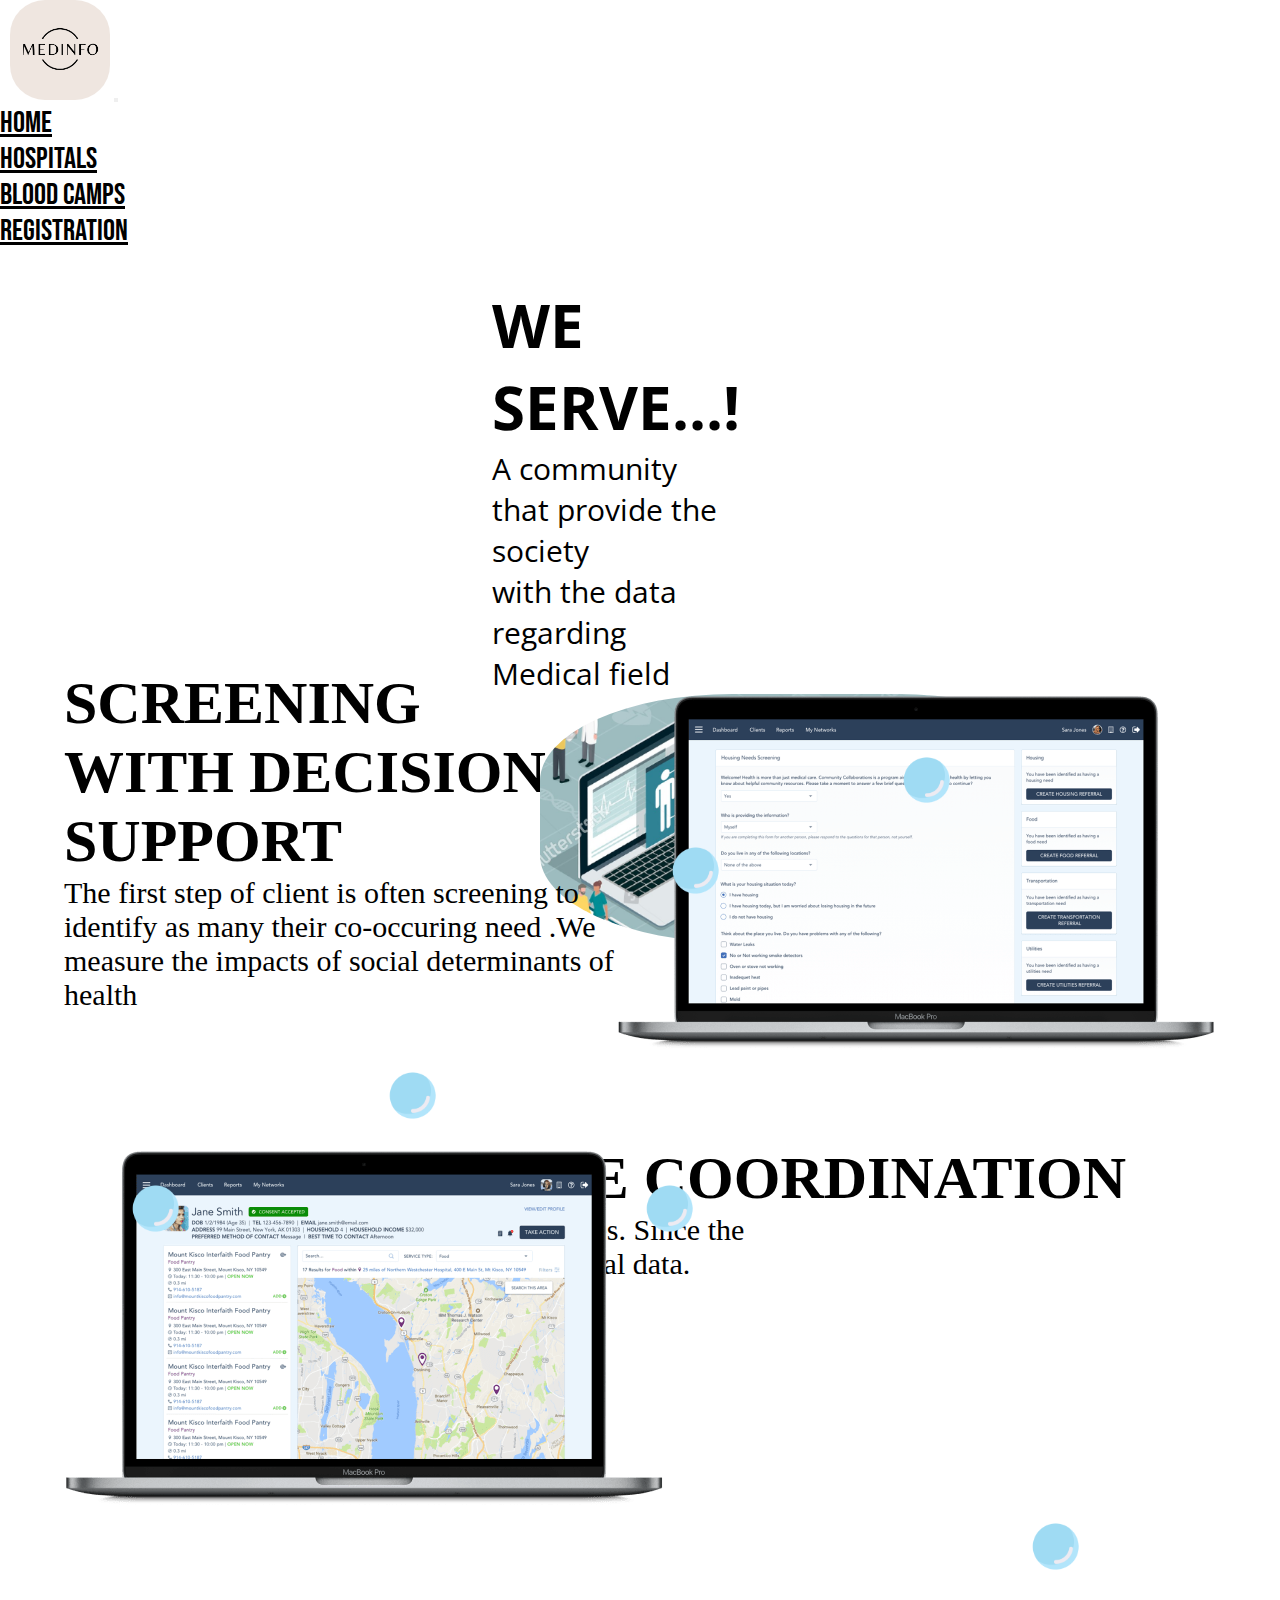
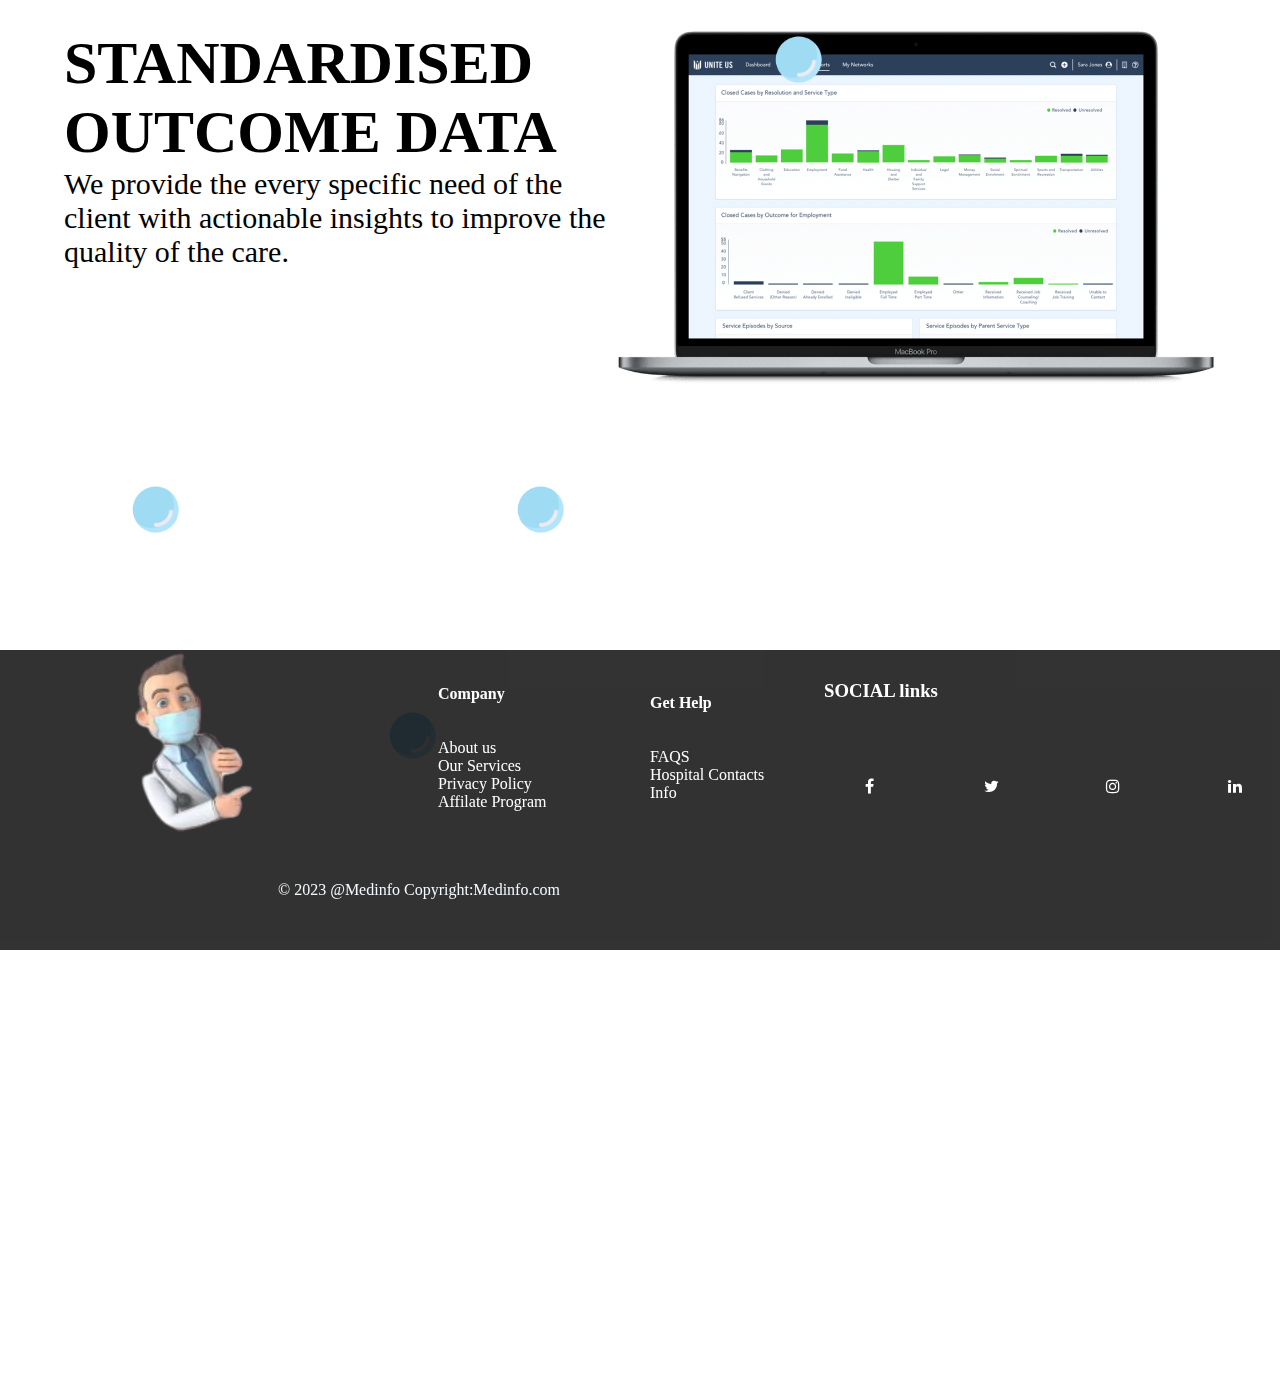
<file: index.html>
<html lang="en">
<head>
    <meta charset="UTF-8">
    <meta http-equiv="X-UA-Compatible" content="IE=edge">
    <meta name="viewport" content="width=device-width, initial-scale=1.0">
    <title>MedInfo</title>
    <link rel="icon" href="img.jpeg">
    <link rel="stylesheet" href="index.css">
    
    <link href="https://cdn.jsdelivr.net/npm/bootstrap@5.1.3/dist/css/bootstrap.min.css" rel="stylesheet" integrity="sha384-1BmE4kWBq78iYhFldvKuhfTAU6auU8tT94WrHftjDbrCEXSU1oBoqyl2QvZ6jIW3" crossorigin="anonymous">
    <link rel="preconnect" href="https://fonts.googleapis.com">
    <link rel="preconnect" href="https://fonts.gstatic.com" crossorigin>
    <link rel="preconnect" href="https://fonts.googleapis.com">
    <link rel="preconnect" href="https://fonts.gstatic.com" crossorigin>
    <link href="https://fonts.googleapis.com/css2?family=Bebas+Neue&family=Sacramento&family=Syncopate&display=swap" rel="stylesheet">
    <link rel="preconnect" href="https://fonts.googleapis.com">
    <link rel="preconnect" href="https://fonts.gstatic.com" crossorigin>
    <link href="https://fonts.googleapis.com/css2?family=Bebas+Neue&family=Open+Sans:wght@600&family=Sacramento&family=Syncopate&display=swap" rel="stylesheet">
    <link rel="preconnect" href="https://fonts.googleapis.com">
    <link rel="preconnect" href="https://fonts.gstatic.com" crossorigin>
    <link href="https://fonts.googleapis.com/css2?family=Bebas+Neue&family=Open+Sans:wght@600;700&family=Sacramento&family=Syncopate&display=swap" rel="stylesheet">
    <link rel="stylesheet" href="https://cdnjs.cloudflare.com/ajax/libs/font-awesome/4.7.0/css/font-awesome.min.css">

</head>
<body>
  
  <header class="main-header">
  
      <nav class="navbar navbar-expand-lg navbar-light bg-light">
        <div class="container-fluid">
          <a1 class="navbar-brand" href="#"><img src="Medinfo.png" class="img2" width="100px"></a1>
        <button class="navbar-toggler" type="button" data-toggle="collapse" data-target="#navbarSupportedContent" aria-controls="navbarSupportedContent" aria-expanded="false" aria-label="Toggle navigation">
          <span class="navbar-toggler-icon"></span>
        </button>   
      
        <div class="collapse navbar-collapse" id="navbarSupportedContent">
          <ul class="navbar-nav mr-auto">
            <li class="nav-item active">
              <a class="nav-link" href="#">Home</a>
            </li>
            <li class="nav-item">
              <a class="nav-link" href="hospital.html">Hospitals</a>
            </li>
        
            <li class="nav-item">
              <a class="nav-link" href="bloodcamp.html">Blood Camps</a>
            </li>
            <li class="nav-item">
              <a class="nav-link" href="dbms.html">Registration</a>
            </li>
          </ul>
          <div class="search">
          
          </div>
          
        </div>
      </nav>
      <div class="container">
        <div class="intro">
        <h1>WE </h1>
        <h1>SERVE...!</h1>
        <p1>A community that provide the society</p1> 
        <br>
        <p1>with the data regarding Medical field</p1>
        
        </div>
        <div class="img2">
          <img src="img2.png" class="img2" width="550px">
        </div>
         
      </div>
      <div class="container2">
        <div class="item1">
          <img src="img3.png">
          

        </div>
        <div class="item2">
          <h1>SCREENING WITH DECISION SUPPORT</h1>
          <p1>The first step of client is often screening to identify as many their co-occuring need .We measure the impacts of social determinants of health</p1>

        </div>
      </div>
      <div class="container3">
        <div class="item3">
          <img src="img4.png">

        </div>
        <div class="item4">
          <h1>SECURE CARE COORDINATION</h1>
          <p1>Go beyond searching for resources. Since the</p1><br>
          <p1>platform is embedded with hospital data.</p1>
          
          

        </div>
      </div>
      <div class="container4">
        <div class="item5">
          <img src="img5.png" class="img5">

        </div>
        <div class="item6">
          <h1>STANDARDISED OUTCOME DATA</h1>
          <p1>We provide the every specific need of the client with actionable insights to improve the quality of the care. </p1>

        </div>
      </div>
      <div class="animation-area">
        <div class="box-area">
          <div><img src="bubbles.png" width="50px"></div>
          <div><img src="bubbles.png" width="50px"></div>
          <div><img src="bubbles.png" width="50px"></div>
          <div><img src="bubbles.png" width="50px"></div>
          <div><img src="bubbles.png" width="50px"></div>
          <div><img src="bubbles.png" width="50px"></div>
          <div><img src="bubbles.png" width="50px"></div>
          <div><img src="bubbles.png" width="50px"></div>
          <div><img src="bubbles.png" width="50px"></div>
          <div><img src="bubbles.png" width="50px"></div>

        </div>
     
  </header>   


    <div class="footer">
  
      
      <div class="doc1">
        <img class="doc1" src="doc1 (2).png" width="400px">
        
      </div>

       <div class="box11">
        
        <ul>
        <li><h4>Company</h4></li><br><br>
        <li><a2 href="#">About us</a2></li>
        <li><a2  href="#">Our Services</a2></li>
        <li><a2  href="#">Privacy Policy</a2></li>
        <li><a2  href="#">Affilate Program</a2></li>
      </ul>
      </div>
       <div class="box11">
        <ul>
        <li><h4>Get Help</h4></li><br><br>
        <li><a2 href="#">FAQS</a2></li>
        <li><a2  href="#">Hospital Contacts</a2></li>
        <li><a2  href="#">Info</a2></li>
       
        </ul></div>
  






      <div class="box13">



        <div class="hed">

          <a2><h3>SOCIAL links</h3></a2>

           
          </div>
          
          <div class="social-links">
           <div class="icon">
           <a href="#" class="fa fa-facebook"></a>
           </div>
           <div class="icon">
           <a href="#" class="fa fa-twitter"></a>
           </div>
           <div class="icon">
           <a href="#" class="fa fa-instagram"></a>
          </div>
           <div class="icon">
           <a href="#" class="fa fa-linkedin"></a>
          </div>
           
        
          




</div>
<div class="copyright">
  <p>© 2023 @Medinfo Copyright:Medinfo.com</p>
  
</div>



</div>





      

</body>
</html>
</file>
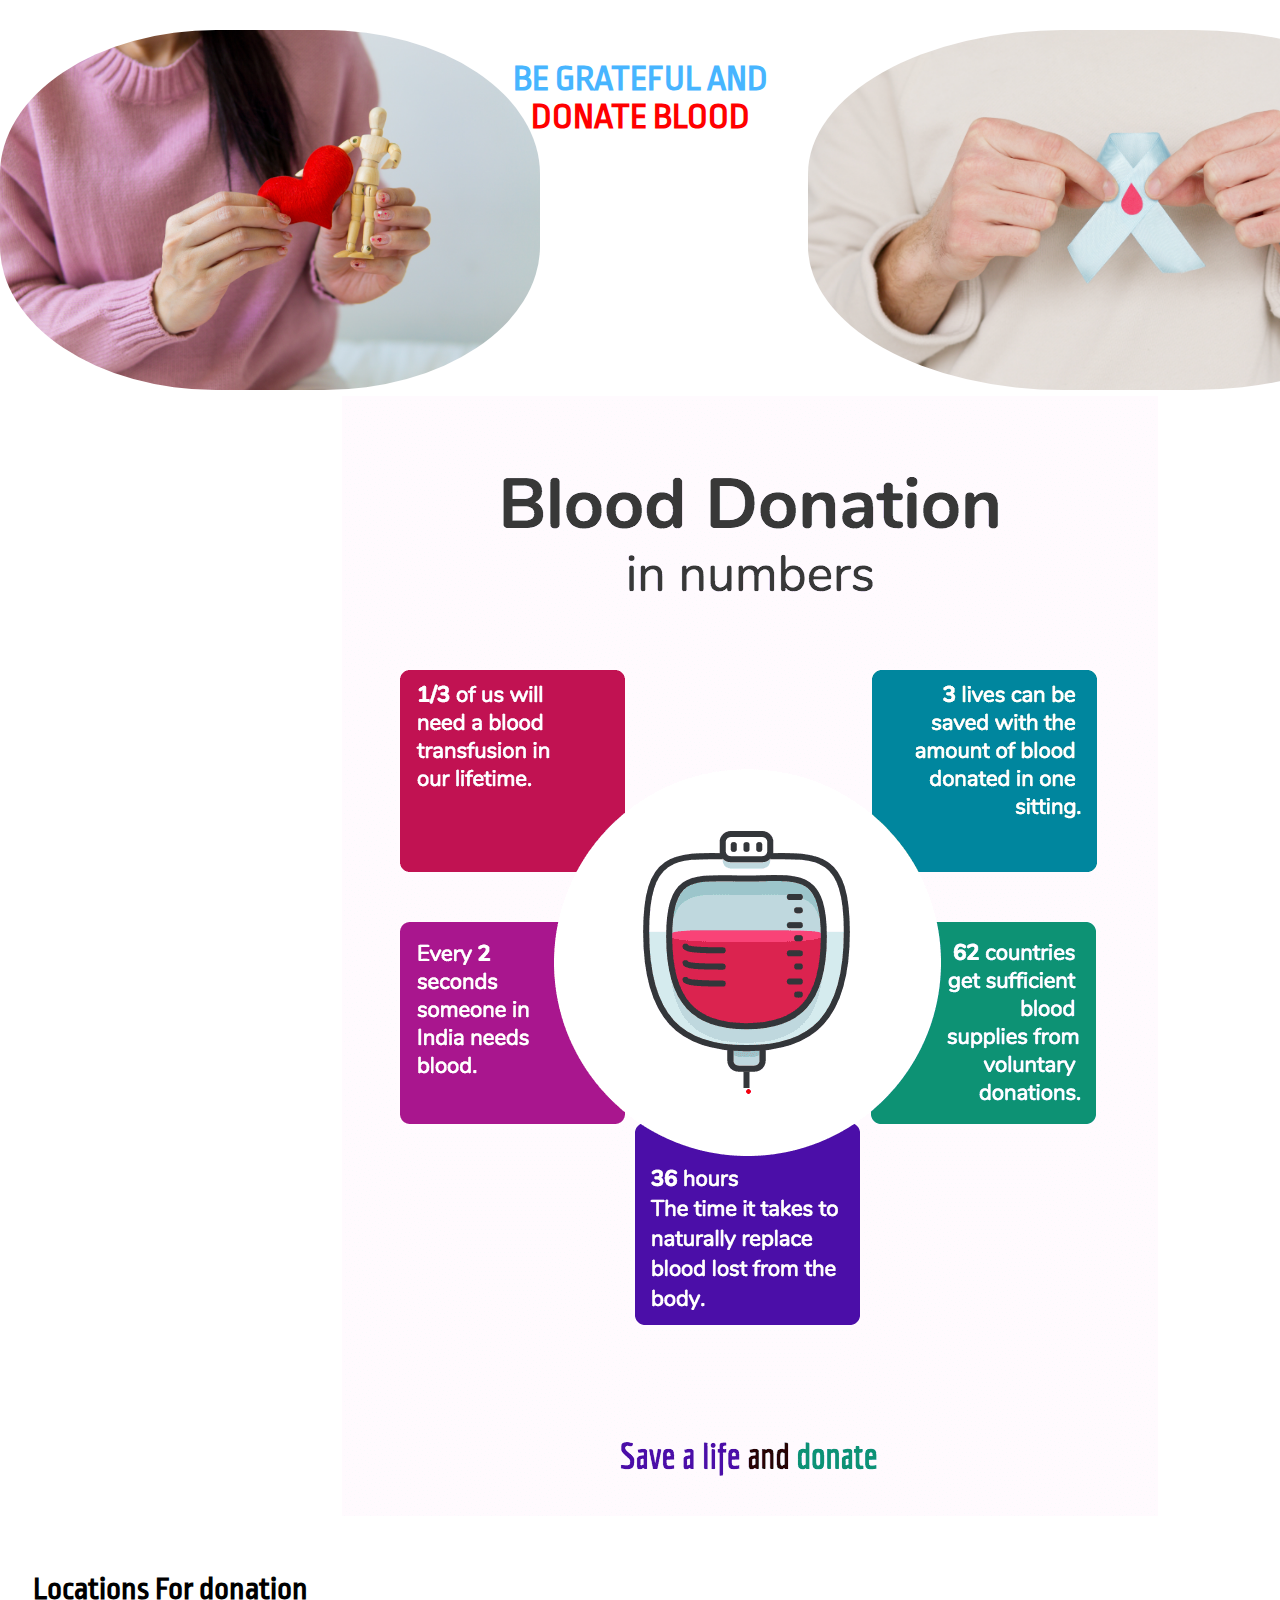
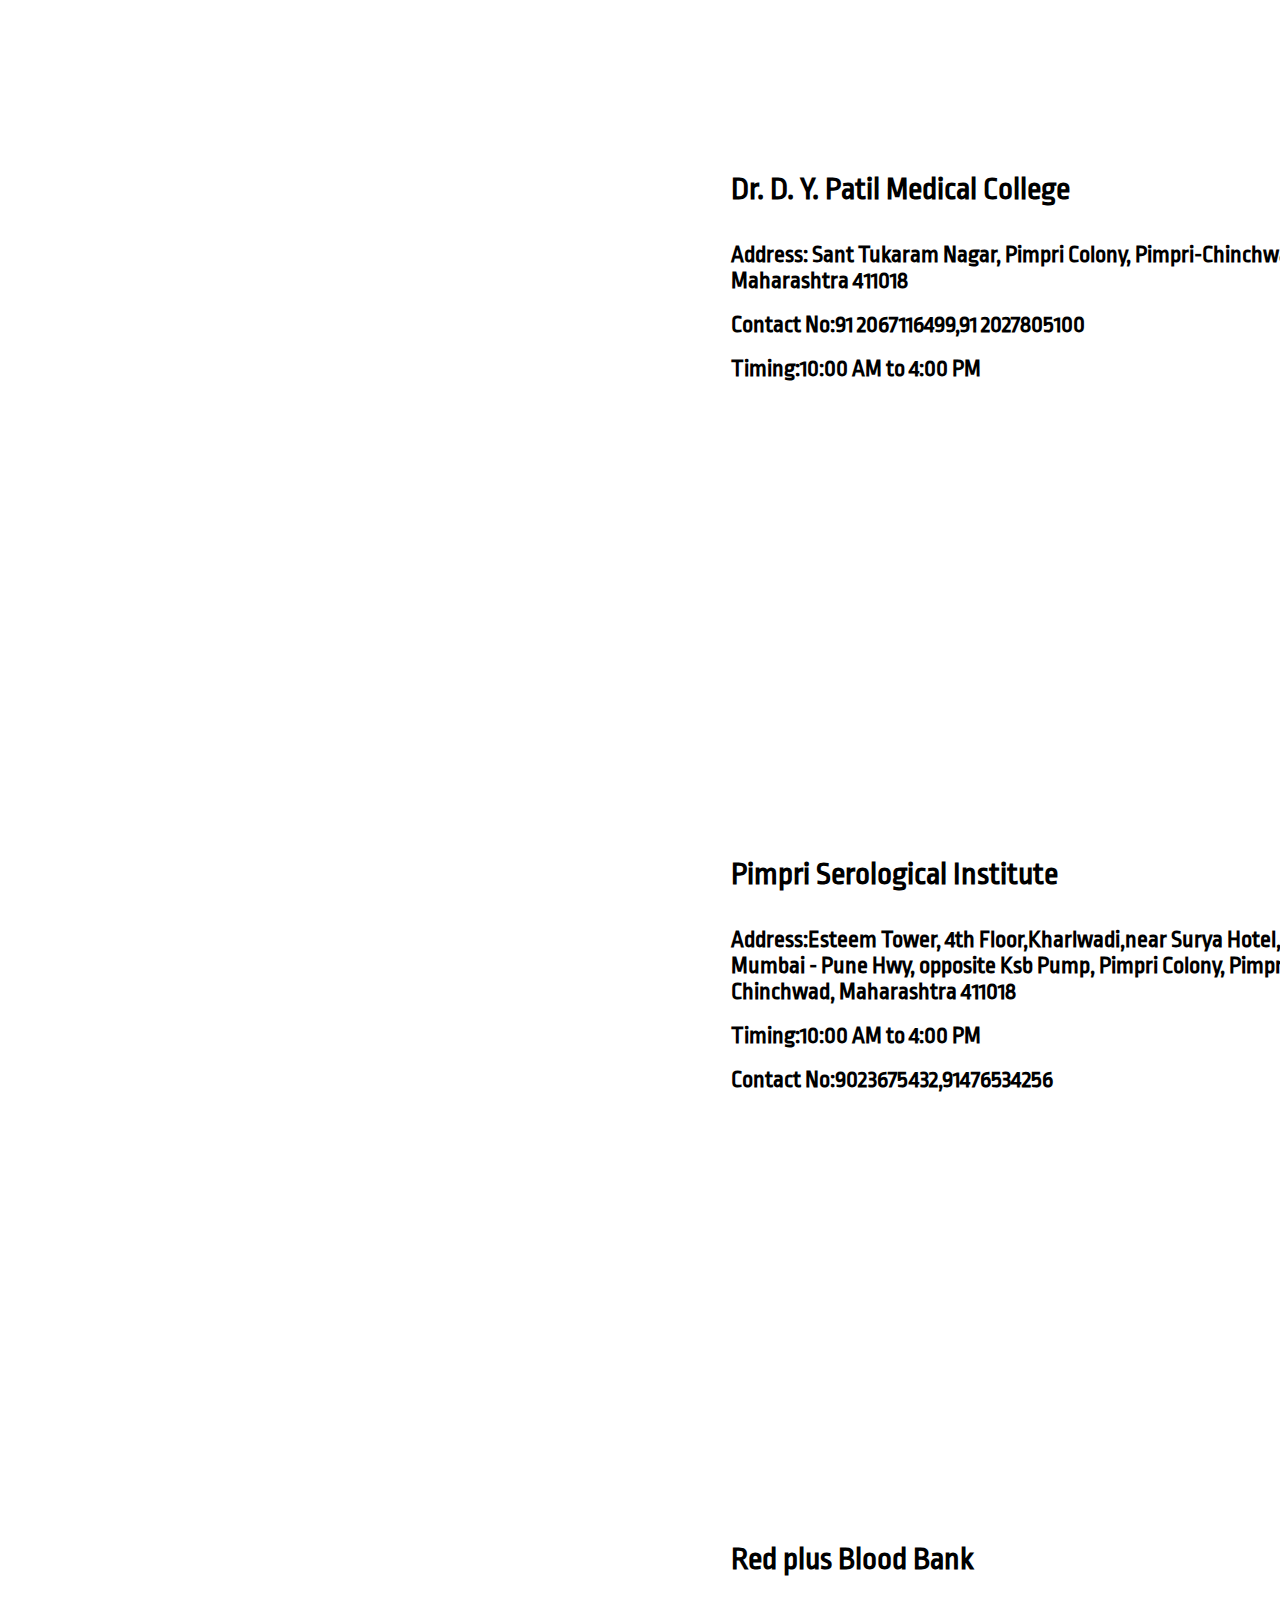
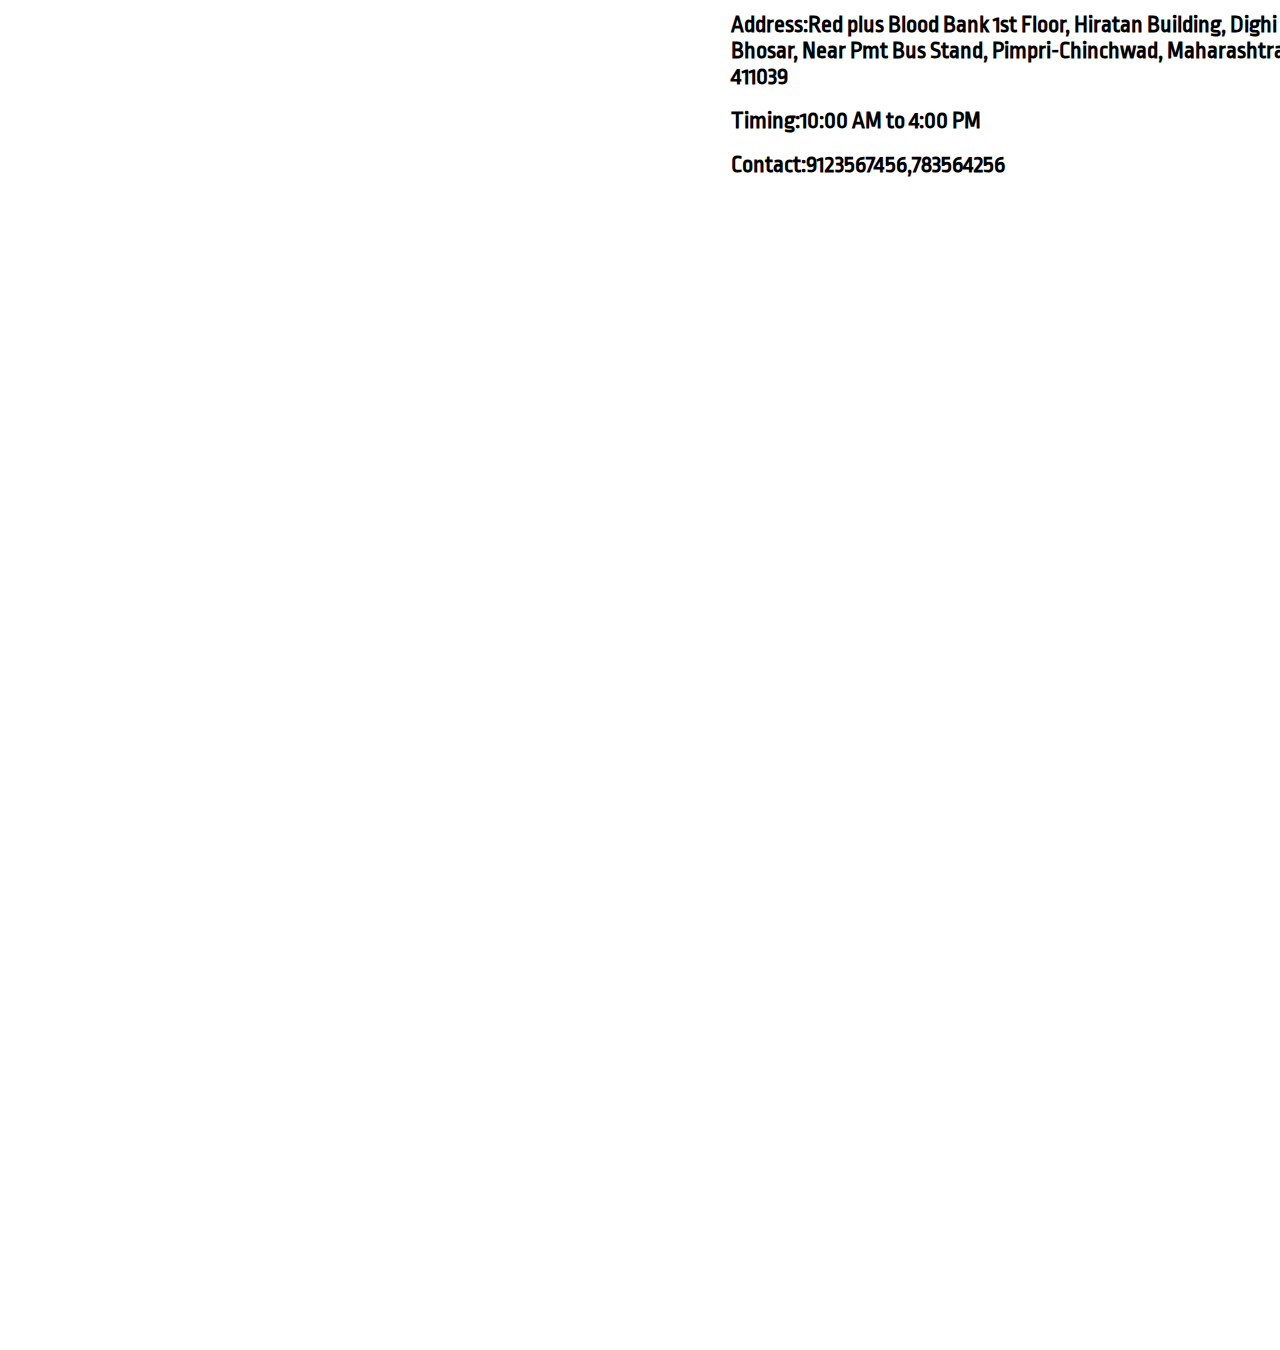
<file: bloodcamp.html>
<!DOCTYPE html>
<html lang="en">
<head>
    <meta charset="UTF-8">
    <meta http-equiv="X-UA-Compatible" content="IE=edge">
    <meta name="viewport" content="width=device-width, initial-scale=1.0">
    <link rel="stylesheet" href="bloodcamp.css">
    <link rel="preconnect" href="https://fonts.googleapis.com">
    <link rel="preconnect" href="https://fonts.gstatic.com" crossorigin>
    <link rel="preconnect" href="https://fonts.googleapis.com">
    <link rel="preconnect" href="https://fonts.gstatic.com" crossorigin>
    <link rel="preconnect" href="https://fonts.googleapis.com">
    <link rel="preconnect" href="https://fonts.gstatic.com" crossorigin>
    <link href="https://fonts.googleapis.com/css2?family=Bebas+Neue&family=Koulen&family=Ropa+Sans&display=swap" rel="stylesheet">
    <title>Blood Camp</title>
</head>
<body>
    

<div class="main">
    <div class="c1">
      <img src="blood donation4.jpg" alt="">

    </div>

    <div class="c2">

        <h1 class="f2"><center>BE GRATEFUL AND</center></h1>
        <h1 class="f1"><center>DONATE BLOOD</center></h1>
        
    </div>
    <div class="c3">
        <img src="blood donation 2.jpg">
    </div>
    
    

    
    
</div>
<div class="main2">
    <div class="c21">
        <img src="blood donation5.jpg">
    </div>
</div>
<div class="main3">
    <h1 class="font3">
        Locations For donation
    </h1>
    <div class="c31">
        <p><iframe src="https://www.google.com/maps/embed?pb=!1m18!1m12!1m3!1d3780.886132219483!2d73.81896051485876!3d18.6241906873488!2m3!1f0!2f0!3f0!3m2!1i1024!2i768!4f13.1!3m3!1m2!1s0x3bc2b8613fbc4431%3A0x121db9f8d7d29098!2sDr.%20D.%20Y.%20Patil%20Medical%20College%2C%20Hospital%20%26%20Research%20Centre!5e0!3m2!1sen!2sin!4v1657541505390!5m2!1sen!2sin" width="500" height="450" style="border:0;" allowfullscreen="" loading="lazy" referrerpolicy="no-referrer-when-downgrade"></iframe></p>
        

    </div>
    <div class="c32">
        <h1>Dr. D. Y. Patil Medical College</h1><br><br>
        <h2>
            Address: Sant Tukaram Nagar, Pimpri Colony, Pimpri-Chinchwad, Maharashtra 411018</h2><br>
            <h2>Contact No:91 2067116499,91 2027805100
        </h2><br>
        <h2>
            Timing:10:00 AM to 4:00 PM
        </h2>
        
        
        

    </div>
    <div class="c33">
        <p><iframe src="https://www.google.com/maps/embed?pb=!1m18!1m12!1m3!1d60512.51513574764!2d73.80502042477536!3d18.572587168838606!2m3!1f0!2f0!3f0!3m2!1i1024!2i768!4f13.1!3m3!1m2!1s0x3bc2b85a1773b341%3A0xa6f278f3a23f9992!2sPimpri%20Serological%20Institute%20Blood%20Center!5e0!3m2!1sen!2sin!4v1657541679499!5m2!1sen!2sin" width="500" height="450" style="border:0;" allowfullscreen="" loading="lazy" referrerpolicy="no-referrer-when-downgrade"></iframe></p>
        
        

    </div>
    <div class="c34">
        <h1>Pimpri Serological Institute</h1><br><br>
        <h2>Address:Esteem Tower, 4th Floor,Kharlwadi,near Surya Hotel, Old Mumbai - Pune Hwy, opposite Ksb Pump, Pimpri Colony, Pimpri-Chinchwad, Maharashtra 411018</h2><br>
        <h2>Timing:10:00 AM to 4:00 PM</h2><br>
        <h2>Contact No:9023675432,91476534256</h2>
        

    </div>
    <div class="c35">
        <p><iframe src="https://www.google.com/maps/embed?pb=!1m18!1m12!1m3!1d3780.9442670299804!2d73.84821461485872!3d18.621576387350274!2m3!1f0!2f0!3f0!3m2!1i1024!2i768!4f13.1!3m3!1m2!1s0x3bc2c7a544d601b3%3A0xeec084a7b6f67436!2sRed%20plus%20Blood%20Bank!5e0!3m2!1sen!2sin!4v1657784860770!5m2!1sen!2sin" width="500" height="450" style="border:0;" allowfullscreen="" loading="lazy" referrerpolicy="no-referrer-when-downgrade"></iframe></p>
       
        
        

    </div>
    <div class="c36">
        <h1>Red plus Blood Bank</h1><br><br>
        <h2>Address:Red plus Blood Bank
            1st Floor, Hiratan Building, Dighi Rd Bhosar, Near Pmt Bus Stand, Pimpri-Chinchwad, Maharashtra 411039</h2><br>
        <h2>Timing:10:00 AM to 4:00 PM</h2><br>  
        <h2>Contact:9123567456,783564256</h2>  
        
    </div>
    

</div>




</body>
</html>
</file>
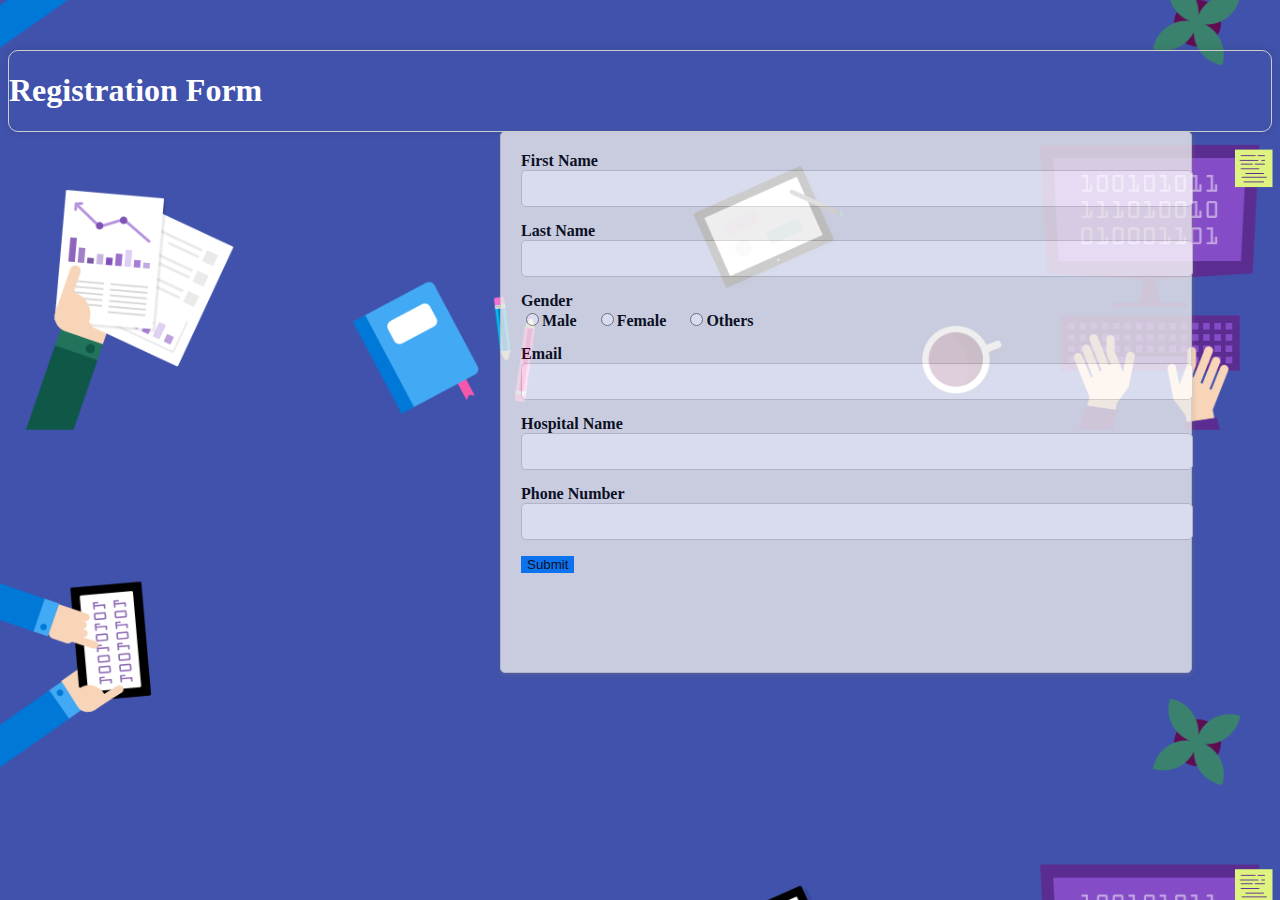
<file: dbms.html>
<!DOCTYPE html>
<html>
  <head>
    <title>Registration Page</title>
    <style>
        body{


        background: url(/contact.png);
        background-position: center;
        background-size: cover;
}
        
        .panel-body {
      max-width: 650px;
      min-height: 360px;
      padding: 10px 0;
      margin-top: 100px 60% 24px 40%;
      border-radius: 5px;
      border: solid 1px #ccc;
      box-shadow: 1px 2px 5px rgba(155, 135, 135, 0.31);
      background: #ebebeb;
      
      opacity: .8;

    }
    

        
        .container {
          margin-top: 50px;
        }
        
        .panel {
          border: 1px solid #ccc;
          border-radius: 10px;
          box-shadow: 0 0 10px rgba(0, 0, 0, 0.1);
        }
        
        .panel-heading {
          /* background-color: #007BFF; */
          color: #fff; 
          /* border-radius: 10px 10px 0 0; */
        }
        
        .panel-body {
          
          padding: 20px;
          position:absolute;
        left : 500px;
         right: 0px;
          width: 1000px;
          height: 500px;

        }
        
        .panel-footer {
          background-color: #f5f5f5;
          border-radius: 0 0 10px 10px;
        }
        
        .btn-primary {
          background-color: #007BFF;
          border: none;
        }
        
        .btn-primary:hover {
          background-color: #0056b3;
        }
        
        .form-group {
          margin-bottom: 15px;
        }
        
        .form-group label {
          font-weight: bold;
        }
        
        .form-control {
          width: 100%;
          padding: 10px;
          border-radius: 5px;
          border: 1px solid #ccc;
        }
        
        .radio-inline {
          margin-right: 15px;
        }
        
        /* Adjusting input styling */
        input[type="date"] {
          width: calc(100% - 22px);
        }
      </style>
   
      
  </head>
  <body>
    <div class="container">
      <div class="row col-md-6 col-md-offset-3">
        <div class="panel panel-primary">
          <div class="panel-heading text-center">
            <h1>Registration Form</h1>
          </div>
          
          <div class="panel-body">
            <div class ="formdiv">
            <form class="form"  action="dbms.php" method="post">
              <div class="form-group">
                <label for="firstName">First Name</label>
                <input
                  type="text"
                  class="form-control"
                  id="firstName"
                  name="firstName"
                />
              </div>
              <div class="form-group">
                <label for="lastName">Last Name</label>
                <input
                  type="text"
                  class="form-control"
                  id="lastName"
                  name="lastName"
                />
              </div>
              <div class="form-group">
                <label for="gender">Gender</label>
                <div>
                  <label for="male" class="radio-inline"
                    ><input
                      type="radio"
                      name="gender"
                      value="m"
                      id="male"
                    />Male</label
                  >
                  <label for="female" class="radio-inline"
                    ><input
                      type="radio"
                      name="gender"
                      value="f"
                      id="female"
                    />Female</label
                  >
                  <label for="others" class="radio-inline"
                    ><input
                      type="radio"
                      name="gender"
                      value="o"
                      id="others"
                    />Others</label
                  >
                </div>
              </div>
              <div class="form-group">
                <label for="email">Email</label>
                <input
                  type="text"
                  class="form-control"
                  id="email"
                  name="email"
                />
              </div>
              <div class="form-group">
                <label for="Hospital Name">Hospital Name</label>
                <input
                  type="text"
                  class="form-control"
                  id="hospital"
                  name="hospital"
                />
              </div>
              <div class="form-group">
                <label for="number">Phone Number</label>
                <input
                  type="number"
                  class="form-control"
                  id="number"
                  name="number"
                />
              </div>
              
              <input type="submit" class="btn btn-primary" />
            </form>
          </div>
        </div>
  </body>
</html>
</file>
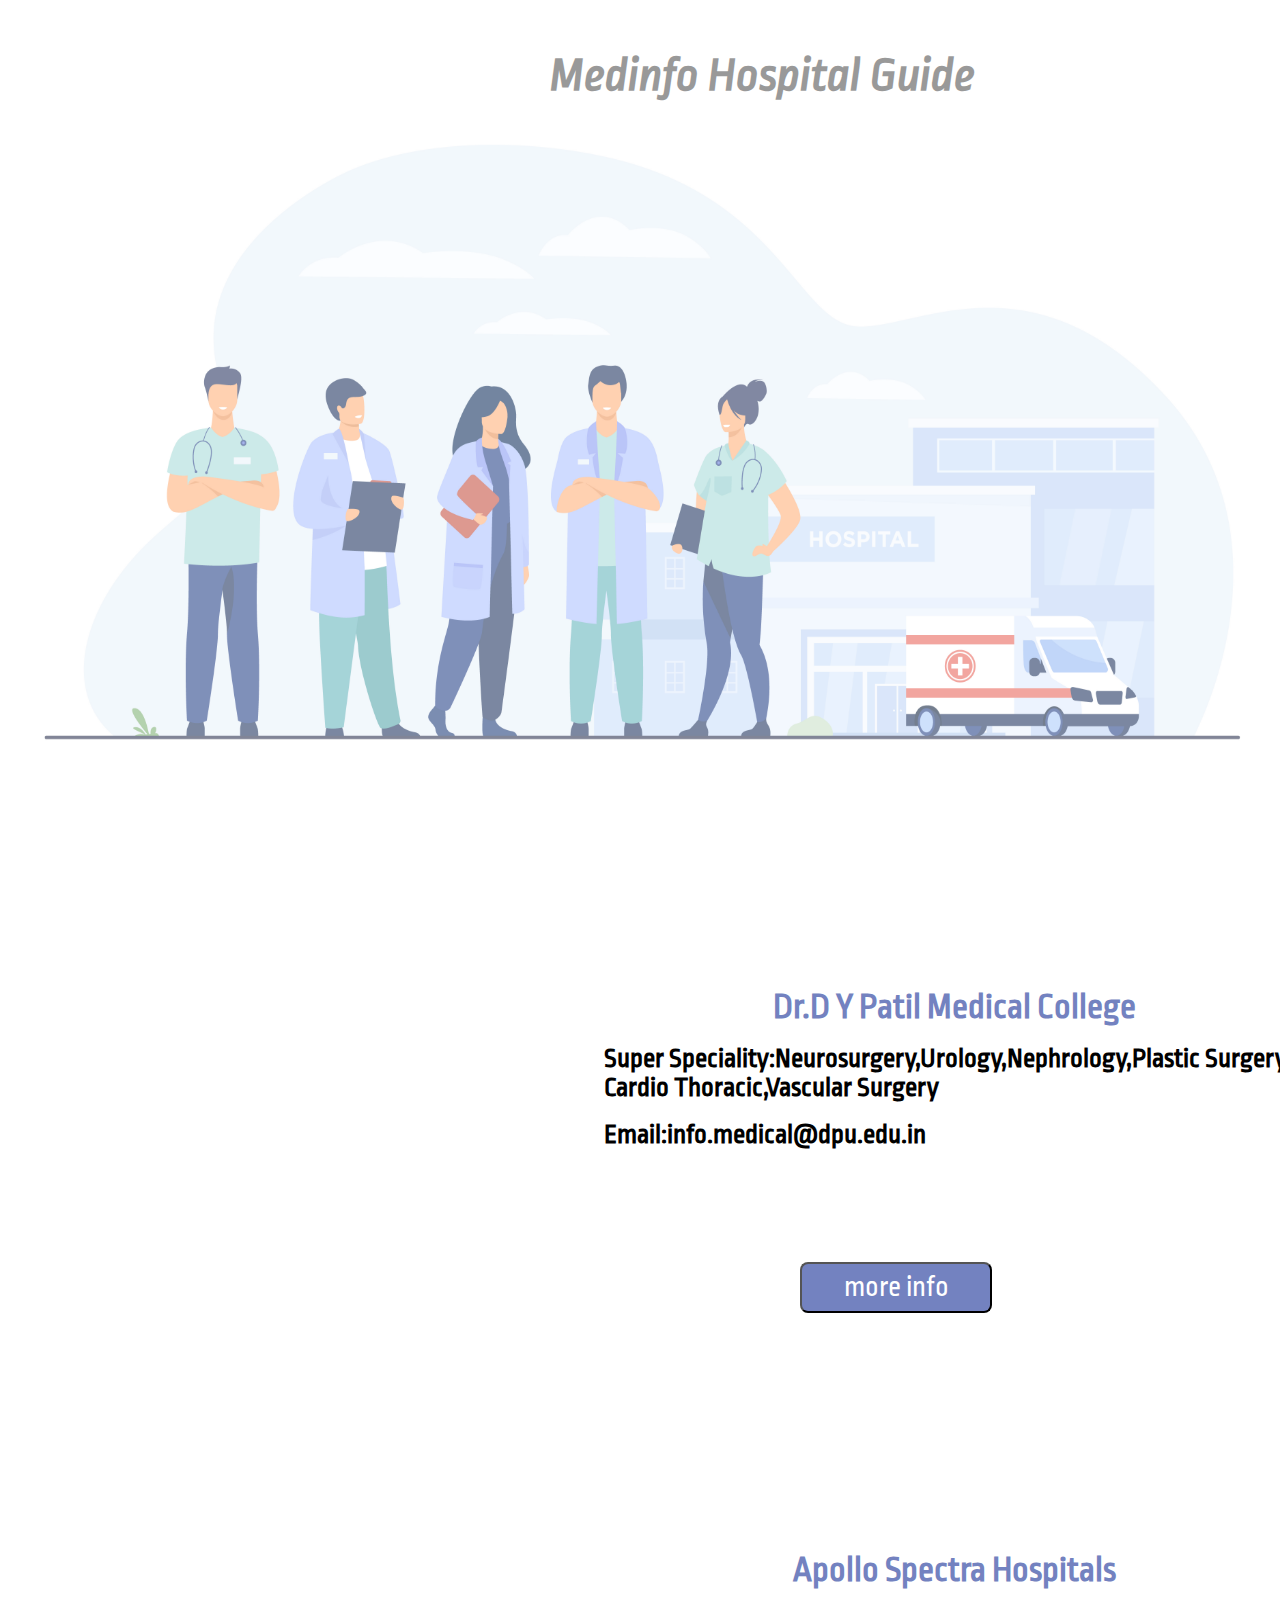
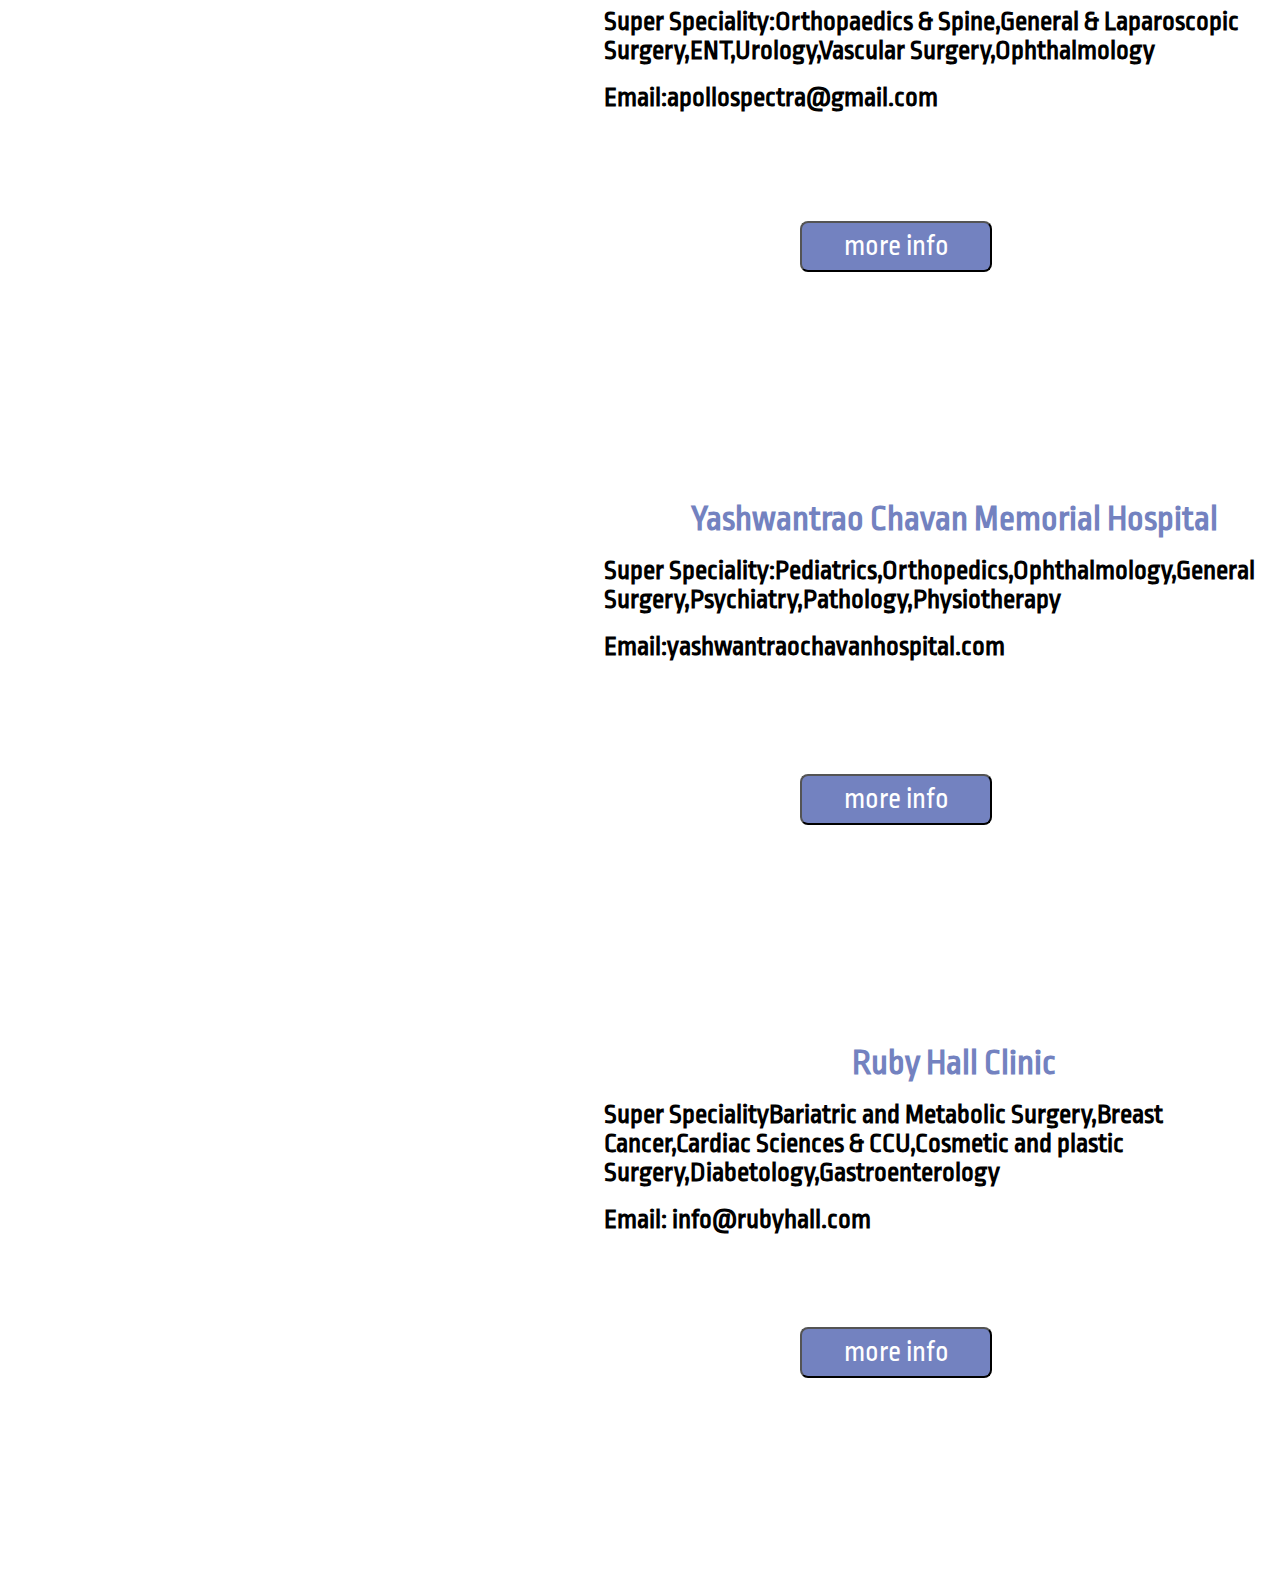
<file: hospital.html>
<html lang="en">
<head>
    <meta charset="UTF-8">
    <meta http-equiv="X-UA-Compatible" content="IE=edge">
    <meta name="viewport" content="width=device-width, initial-scale=1.0">
    <title>Hospitals</title>
    <link rel="stylesheet" href="hospital.css">
    <link rel="preconnect" href="https://fonts.gstatic.com" crossorigin>
    <link href="https://fonts.googleapis.com/css2?family=Bebas+Neue&family=Koulen&family=Ropa+Sans&display=swap" rel="stylesheet">
</head>
<body>
    <center><h1 class="h1"><em>Medinfo Hospital Guide</em></h1></center>

<img src="doc.jpg" alt="">
    

     <div class="container">
        <div class="c1">
         <p><iframe src="https://www.google.com/maps/embed?pb=!1m18!1m12!1m3!1d3780.8861322194825!2d73.81896051485877!3d18.62419068734881!2m3!1f0!2f0!3f0!3m2!1i1024!2i768!4f13.1!3m3!1m2!1s0x3bc2b8613fbc4431%3A0x121db9f8d7d29098!2sDr.%20D.%20Y.%20Patil%20Medical%20College%2C%20Hospital%20%26%20Research%20Centre!5e0!3m2!1sen!2sin!4v1657804952483!5m2!1sen!2sin" width="350" height="330" style="border:0;" allowfullscreen="" loading="lazy" referrerpolicy="no-referrer-when-downgrade"></iframe></p>

        </div>
        <div class="c2">
            <center><h2>Dr.D Y Patil Medical College</h2></center><br>
            <h3>Super Speciality:Neurosurgery,Urology,Nephrology,Plastic Surgery,
                Cardio Thoracic,Vascular Surgery</h3><br>
            <h3>Email:info.medical@dpu.edu.in</h3>

            
     
        </div>

        <div class="btn1">

            <a href="https://medical.dpu.edu.in/about-hospital.aspx#"><button>more info</button></a>
    
         </div>
        <div class="c3">
        <p><iframe src="https://www.google.com/maps/embed?pb=!1m18!1m12!1m3!1d3783.574343790365!2d73.84984431485697!3d18.502930187419317!2m3!1f0!2f0!3f0!3m2!1i1024!2i768!4f13.1!3m3!1m2!1s0x3bc2c00d98be5a09%3A0x8dba639bb3803253!2sApollo%20Spectra%20Hospitals!5e0!3m2!1sen!2sin!4v1657805181949!5m2!1sen!2sin" width="350" height="330" style="border:0;" allowfullscreen="" loading="lazy" referrerpolicy="no-referrer-when-downgrade"></iframe></p>

        </div>
        <div class="c4">
            <center><h2>Apollo Spectra Hospitals</h2></center><br>
            <h3>Super Speciality:Orthopaedics & Spine,General & Laparoscopic Surgery,ENT,Urology,Vascular Surgery,Ophthalmology</h3><br>
            <h3>Email:apollospectra@gmail.com</h3>
        </div>
        <div class="btn2" >

            <a href="https://www.apollospectra.com/lp/asbrand-lp/?utm_source=SEM&utm_medium=Brand&utm_campaign=Brand_Pune&mobile=7292004153&utm_term=apollo%20spectra"><button> more info</button></a>
    
         </div>
        
        <div class="c5">
        <p><iframe src="https://www.google.com/maps/embed?pb=!1m18!1m12!1m3!1d3780.9388637130514!2d73.8188395148588!3d18.62181938735011!2m3!1f0!2f0!3f0!3m2!1i1024!2i768!4f13.1!3m3!1m2!1s0x3bc2b860fbe326e1%3A0x798186edcd411aba!2sYashwantrao%20Chavan%20Memorial%20Hospital!5e0!3m2!1sen!2sin!4v1657805584345!5m2!1sen!2sin" width="350" height="330" style="border:0;" allowfullscreen="" loading="lazy" referrerpolicy="no-referrer-when-downgrade"></iframe></p>
        </div>
        <div class="c6">
            <center><h2>Yashwantrao Chavan Memorial Hospital</h2></center><br>
            <h3>Super Speciality:Pediatrics,Orthopedics,Ophthalmology,General Surgery,Psychiatry,Pathology,Physiotherapy</h3><br>
            <h3>Email:yashwantraochavanhospital.com</h3>
        </div>
        <div class="btn3">

            <a href="http://www.ycmhpgi.org/"><button> more info</button></a>
    
         </div>
        
        <div class="c7">
            <p><iframe src="https://www.google.com/maps/embed?pb=!1m18!1m12!1m3!1d3782.895783089393!2d73.8750042148574!3d18.5336110874014!2m3!1f0!2f0!3f0!3m2!1i1024!2i768!4f13.1!3m3!1m2!1s0x3bc2c0f827512e15%3A0x47538bcedae49c07!2sRuby%20Hall%20Clinic!5e0!3m2!1sen!2sin!4v1657805373186!5m2!1sen!2sin" width="350" height="330" style="border:0;" allowfullscreen="" loading="lazy" referrerpolicy="no-referrer-when-downgrade"></iframe></p>
        </div>
        <div class="c8">
            <center><h2>Ruby Hall Clinic</h2></center><br>
            <h3>Super SpecialityBariatric and Metabolic Surgery,Breast Cancer,Cardiac Sciences & CCU,Cosmetic and plastic Surgery,Diabetology,Gastroenterology</h3><br>
            <h3>Email: info@rubyhall.com</h3>
        </div>
        <div class="btn4">

            <a href="https://rubyhall.com/"><button> more info</button></a>
    
         </div>
        


     </div>
    


</body>
</html>
</file>
<file: index.css>
*{margin: 0;padding: 0;}
.container{
    width:200px;
    height: 300px;
    margin: 35px auto;
    font-family: 'Open Sans', sans-serif;
}
.intro{
    float: right;
    text-align: left;
    font-size: 30px;
    
    
    
}   
.img2{
    border-radius: 35%;
    
    
}

a{
    font-family:'Bebas Neue', cursive;
    font-size: 30px;
    color: black;
    transition: width 2s;
}
a1{
    font-family:'Bebas Neue', cursive;
    padding-left: 10px;

}
.container2{
    width:90%;
    height: 400px;
    margin: 30px auto;
    position: relative;
    padding-top: 50px;

}
.main-header{
    width: 100%;
    height: 2000vh;
    background-image: url();
    background-size: 100%;
    background-repeat: no-repeat;

    
}
.item1{
    float: right;
}
.container2{
    padding-top:50px; 
}
.container3{
    width:90%;
    height: 400px;
    margin: 30px auto;
    position: relative;
    padding-top: 50px;
}
.container4{
    width:90%;
    height:400px;
    margin: 30px auto;
    position: relative;
    padding-top: 50px;
}
.img5{
    float: right;
}
.item2{
    font-size: 30px;
}
nav{
margin: 0px 0px;
padding: 0px 0px;
 

}
.item4{
    
    float: right;
    margin:-368px 86px;
    padding:5px 4px;
    font-size: 30px;
}
.item6{
    font-size: 30px;
}
.main-header{
    /*background: linear-gradient(to left,#E9D5DA,#827397);*/
    width: 100%;
    height: 250vh;
}
.box-area{
    width:100%;
    height: 250vh;
    position: relative;
    margin: -1329px 2px;
    padding: 2px 3px;
    filter: blur();
}
.box-area div{
    width: 70px;
    height: 70px;
    /*border: 5px solid red;*/
    position: absolute;
}
.box-area div:nth-child(1){
    top: 15%;
    left: 30%;
    animation: square 5s linear infinite;

}
.box-area div:nth-child(2){
    top: 20%;
    left: 50%;
    animation: square 7s linear infinite;
}
.box-area div:nth-child(3){
    top: 60%;
    left: 10%;
    animation: square 9s linear infinite;
}
.box-area div:nth-child(4){
    top: 60%;
    left: 40%;
    animation: square 11s linear infinite;
}
.box-area div:nth-child(5){
    top: 40%;
    left: 60%;
    animation: square 7s linear infinite;
}
.box-area div:nth-child(6){
    top: 70%;
    left: 30%;
    animation: square 13s linear infinite;
}
.box-area div:nth-child(7){
    top: 20%;
    left: 10%;
    animation: square 12s linear infinite;
}
.box-area div:nth-child(8){
    top: 1%;
    left: 70%;
    animation: square 11s linear infinite;
}
.box-area div:nth-child(9){
    top: 5%;
    left: 52%;
    animation: square 9s linear infinite;
}
.box-area div:nth-child(10){
    top: 35%;
    left: 80%;
    animation: square 7s linear infinite;
}
@keyframes square{
    0%{
        transform:scale(0) translateY(0) rotate(0);
    }
    100%{
        transform:scale(1.2) translateY(-90px) rotate(360deg);
    }
}
.icons{
    margin: 786px 2px;
    padding-left: 33px 482px;
}
a2{
    color: white;
}
.footer{

    
    background-color: black;
   
    display:grid;
    grid-template-columns: 1fr 1fr 1fr 1fr ;
    height:300px;
    align-items: center;
    justify-content: center;
    opacity: .8;
}
.box11{
    
    margin:8px;
    padding-bottom:220px;
    padding-left: 30px;
    color:white;
    

}

 .box13{

  display:grid;
  grid-template-rows: 1fr 1fr;
  
  
  


 }

.social-links{

    /*border: 1px solid white;*/
   
    color:white;
    display: grid;
    grid-template-columns: 1fr 1fr 1fr 1fr;
    grid-gap:2em;
    

    
}
.hed{

    color:white;
    /*border:2px solid black;*/
    margin-bottom:186px;

    
}
.box11 li {
    list-style: none;
}
.social-links i{
    color: blue;
    margin-bottom:20px;
}
.fa {
    padding: 20px;
    font-size: 30px;
    width: 50px;
    text-align: center;
    text-decoration: none;
    
  }
  .fa:hover {
    opacity: 0.7;
  }
.fa-instagram{
    color: white;
}
.fa-linkedin{
    color:white;
}
.fa-twitter{
    color: white;
}
.fa-facebook{
    color:white;
}
    
.social-links{

    position:relative;
    bottom:100px;
   /* border: 2px solid white;*/
    height: 50px;
}
.icon :hover{
border:2px solid white;
height:50px;
width:50px;
border-radius: 60%;
background-color: white;

}
.doc1{

    position: relative;
    bottom:50px;
   

}


.copyright{
    margin: -188px -550px;
    padding: 3px 4px;
    color: aliceblue;
}

.hed h3{
    position:relative;
    top:30px;
}
</file>
<file: bloodcamp.css>
*{
    margin: 0px;
    padding: 0px;
}




.main{

    display:grid;
    grid-template-columns: 40% 20% 40%;

}
.c1 img{

    height:40vh;
    width:40wh;
    border-radius: 40%;
    margin-top: 30px;
}
.c3 img{

    height:40vh;
    width:40wh;
    border-radius: 40%;
    margin-top: 30px;
    margin-left: 40px;
}


  

    

.c2{

    margin-top: 60px;
    /*border: 2px solid black;*/
    font-family:'Ropa Sans', sans-serif;
    font-size: large;
}
.f2{
    color: #47B5FF;
}
.f1{
    color: red;
}
.c21{
    position: absolute;
    margin: 2px 342px;
}
.main3{
    width: 1400px;
    height: 200vh;
   /* border: 2px solid black;*/
    margin: 1148px 3px;
    padding: 30px 30px;
}
.c31{
    position: relative;
    width: 610px;
    height: 60vh;
    /*border: 2px solid black;*/
    margin:30px 3px;
    padding: 3px 4px;
}
.c32{
    position: relative;
    width: 610px;
    height: 45vh;
    /*border: 2px solid black;*/
    margin:-447px 693px;
    padding: 7px 5px;

}
.c33{
    position: relative;
    width: 610px;
    height: 60vh;
    /*border: 2px solid black;*/
    margin:585px 3px;
    padding: 3px 4px;
}
.c34{
    position: relative;
    width: 610px;
    height: 45vh;
    /*border: 2px solid black;*/
    margin:-1003px 693px;
    padding: 7px 5px;

}
h1{
    font-family:'Ropa Sans', sans-serif;
}
h2{
    font-family: 'Ropa Sans', sans-serif ;
}
.c35{
    position: relative;
    width: 610px;
    height: 60vh;
    /*border: 2px solid black;*/
    margin:1144px 3px;
    padding: 3px 4px;
}
.c36{
    position: relative;
    width: 610px;
    height: 45vh;
    /*border: 2px solid black;*/
    margin:-1565px 693px;
    padding: 7px 5px;

}
</file>
<file: hospital.css>
*{
    margin: 0px;
    padding: 0px;
}
body img{
    height:100vh;
    width: 100%;
    opacity: .6;


}
h1{
   font-family: 'Ropa Sans', sans-serif ;
   font-size: 3rem;
}
.h1{
    position: absolute;
    top: 50px;
    left: 550px;
}
.container{
    width: 100%;
    height: 250vh;
    /*border: 2px solid black;*/

}
.c1{
    width: 350px;
    height: 40vh;
    /*border: 2px solid black;*/
    margin: 30px 40px;
    padding: 2px 4px;
}
.c2{
    width: 700px;
    height: 40vh;
   /* border: 2px solid black;*/
    margin: -338px 600px;
    padding: 2px 4px;
}
.c3{
    width: 350px;
    height: 40vh;
   /* border: 2px solid black;*/
    margin: 432px 40px;
    padding: 2px 4px;
}
.c4{
    width: 700px;
    height: 40vh;
    /*border: 2px solid black;*/
    margin: -742px 600px;
    padding: 2px 4px;
}
.c5{
    width: 350px;
    height: 40vh;
    /*border: 2px solid black;*/
    margin: 825px 40px;
    padding: 2px 4px;
}
.c6{
    width: 700px;
    height: 40vh;
   /* border: 2px solid black;*/
    margin: -1138px 600px;
    padding: 2px 4px;
}
.c7{
    width: 350px;
    height: 40vh;
    /*border: 2px solid black;*/
    margin: 1216px 40px;
    padding: 2px 4px;
}

.c8{
    width: 700px;
    height: 40vh;
   /* border: 2px solid black;*/
    margin: -1529px 600px;
    padding: 2px 4px;
}
h2{
    font-family: 'Ropa Sans', sans-serif ;
    font-size: 2.2rem;
    color:#7382c0;
}
h3{
    font-family: 'Ropa Sans', sans-serif ;
    font-size: 1.7rem;
    
}
button {

    padding:8px;
    width:15%;
    font-size: 1.8em;
    background-color:#7382c0 ;
    border-radius: 8px;

     font-family: 'Ropa Sans', sans-serif ;
    color:white;

    
}
 button:hover{

    transform: scale(1.3);
}
.btn1{
    position:relative;
    top:250px;
    left:800px;
}
.btn2{
    position:relative;
    top:650px;
    left:800px;
}
.btn3{
    position:relative;
    top:1050px;
    left:800px;
}
.btn4{
    position: relative;
    top: 1450px;
    left: 800px;
}
</file>
